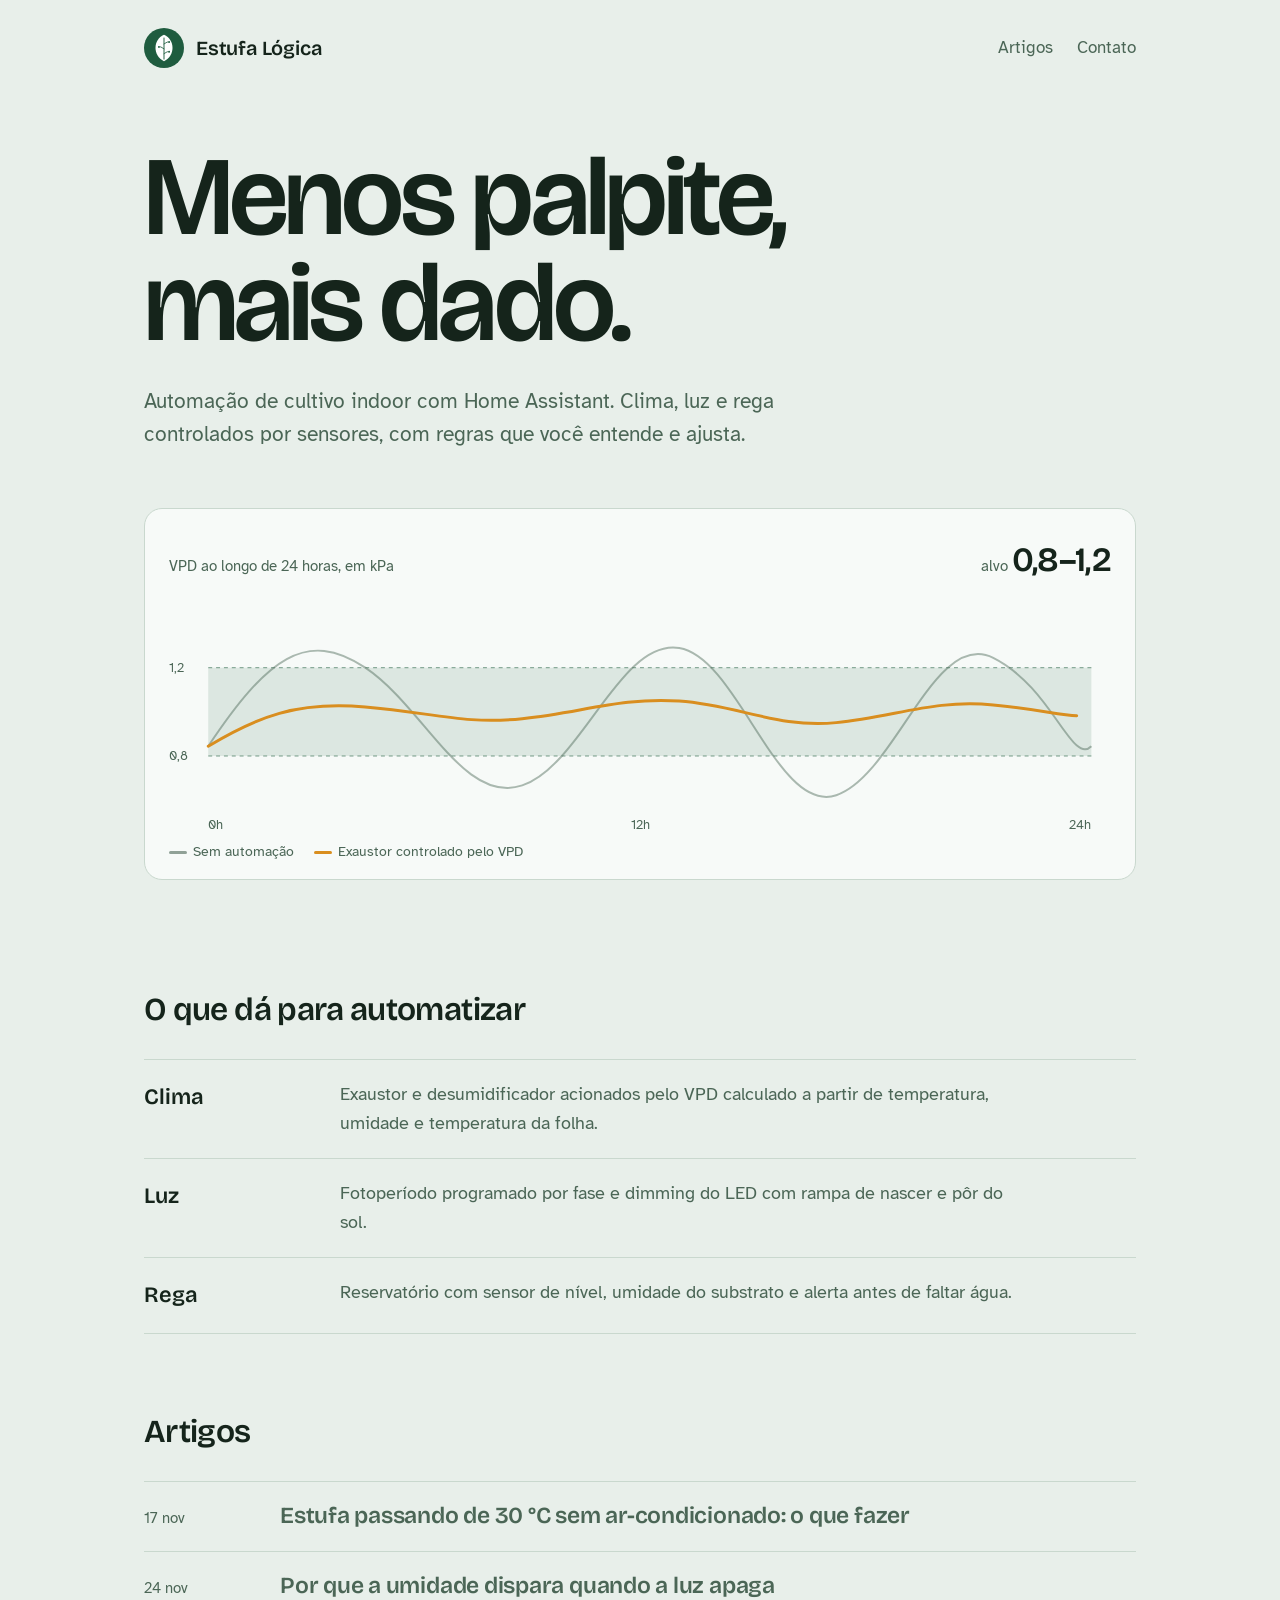
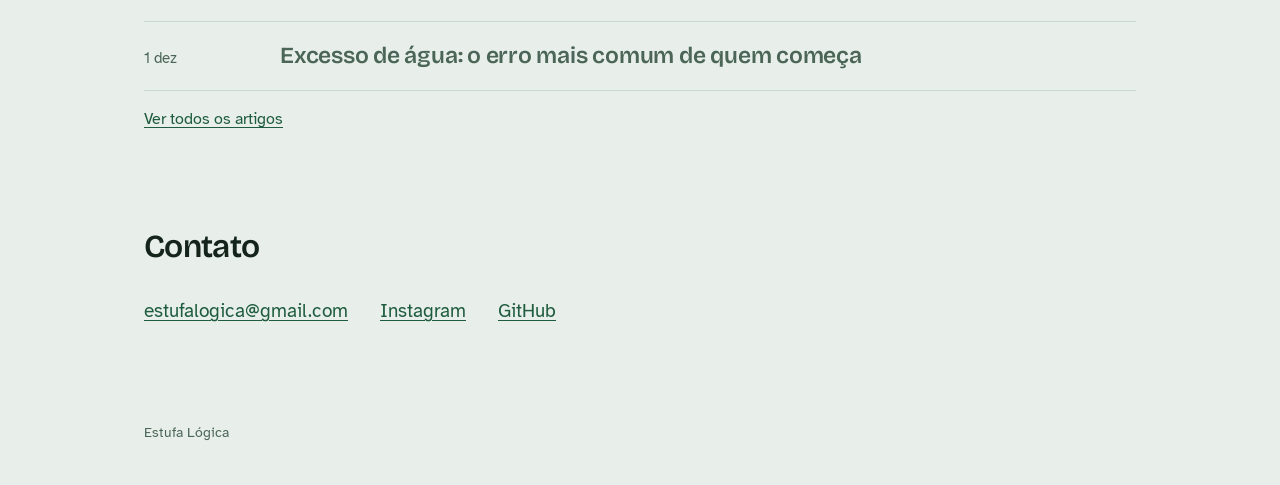
<file: index.html>
<!doctype html>
<html lang="pt-BR">
<head>
<meta charset="utf-8">
<meta name="viewport" content="width=device-width, initial-scale=1">
<title>Estufa Lógica · Automação de cultivo indoor</title>
<meta name="description" content="Cultivo indoor automatizado com Home Assistant: VPD, luz e rega controlados por sensores. Menos palpite, mais dado.">
<link rel="icon" href="/logo.svg" type="image/svg+xml">
<meta property="og:title" content="Estufa Lógica">
<meta property="og:description" content="Cultivo indoor automatizado. Menos palpite, mais dado.">
<meta property="og:image" content="https://estufalogica.com/og.png">
<link rel="preconnect" href="https://fonts.googleapis.com">
<link rel="preconnect" href="https://fonts.gstatic.com" crossorigin>
<link href="https://fonts.googleapis.com/css2?family=Bricolage+Grotesque:opsz,wght@12..96,400;12..96,600&family=Atkinson+Hyperlegible:wght@400;700&display=swap" rel="stylesheet">
<link rel="stylesheet" href="/style.css">
</head>
<body>
<div class="wrap">
  <header>
    <a class="marca" href="/"><img src="/logo.svg" alt=""><span>Estufa Lógica</span></a>
    <nav aria-label="Principal">
      <a href="/artigos/">Artigos</a>
      <a href="#contato">Contato</a>
    </nav>
  </header>

  <main>
    <div class="hero">
      <h1>Menos palpite, mais dado.</h1>
      <p class="lede">Automação de cultivo indoor com Home Assistant. Clima, luz e rega controlados por sensores, com regras que você entende e ajusta.</p>

      <figure class="leitura" aria-labelledby="leg-vpd">
        <div class="leitura-top">
          <span id="leg-vpd">VPD ao longo de 24 horas, em kPa</span>
          <span>alvo <strong>0,8–1,2</strong></span>
        </div>
        <svg viewBox="0 0 960 240" role="img" aria-label="Gráfico ilustrativo: sem automação o VPD oscila para fora da faixa alvo; com o exaustor controlado pelo VPD, a curva fica dentro da faixa.">
          <rect class="faixa" x="40" y="70" width="900" height="90"/>
          <line class="lim" x1="40" y1="70" x2="940" y2="70"/>
          <line class="lim" x1="40" y1="160" x2="940" y2="160"/>
          <text class="eixo eixo-y" x="0" y="74">1,2</text>
          <text class="eixo eixo-y" x="0" y="164">0,8</text>
          <path class="antes" d="M40 150 C100 60 140 30 200 70 S300 210 360 190 S460 40 520 50 S620 220 680 200 S780 30 840 60 S920 170 940 150"/>
          <path class="depois" d="M40 150 C90 120 130 104 200 110 S300 128 360 122 S460 100 520 104 S620 132 680 126 S780 102 840 108 S920 122 940 118"/>
          <text class="eixo" x="40" y="234">0h</text>
          <text class="eixo" x="480" y="234" text-anchor="middle">12h</text>
          <text class="eixo" x="940" y="234" text-anchor="end">24h</text>
        </svg>
        <figcaption class="legenda">
          <span><i style="background:var(--musgo);opacity:.6"></i>Sem automação</span>
          <span><i style="background:var(--led)"></i>Exaustor controlado pelo VPD</span>
        </figcaption>
      </figure>
    </div>

    <section aria-labelledby="t-controles">
      <h2 id="t-controles">O que dá para automatizar</h2>
      <ul class="controles">
        <li><b>Clima</b><p>Exaustor e desumidificador acionados pelo VPD calculado a partir de temperatura, umidade e temperatura da folha.</p></li>
        <li><b>Luz</b><p>Fotoperíodo programado por fase e dimming do LED com rampa de nascer e pôr do sol.</p></li>
        <li><b>Rega</b><p>Reservatório com sensor de nível, umidade do substrato e alerta antes de faltar água.</p></li>
      </ul>
    </section>

    <section aria-labelledby="t-artigos">
      <h2 id="t-artigos">Artigos</h2>
      <ul class="lista-artigos">
        <li class="breve"><time datetime="2026-11-17">17 nov</time><div><div class="titulo">Estufa passando de 30 °C sem ar-condicionado: o que fazer</div></div></li>
        <li class="breve"><time datetime="2026-11-24">24 nov</time><div><div class="titulo">Por que a umidade dispara quando a luz apaga</div></div></li>
        <li class="breve"><time datetime="2026-12-01">1 dez</time><div><div class="titulo">Excesso de água: o erro mais comum de quem começa</div></div></li>
      </ul>
      <p class="nota"><a href="/artigos/">Ver todos os artigos</a></p>
    </section>

    <section id="contato" aria-labelledby="t-contato">
      <h2 id="t-contato">Contato</h2>
      <div class="contato">
        <a href="mailto:estufalogica@gmail.com">estufalogica@gmail.com</a>
        <a href="https://instagram.com/estufalogica">Instagram</a>
        <a href="https://github.com/estufalogica">GitHub</a>
      </div>
    </section>
  </main>

  <footer>Estufa Lógica</footer>
</div>
</body>
</html>
</file>
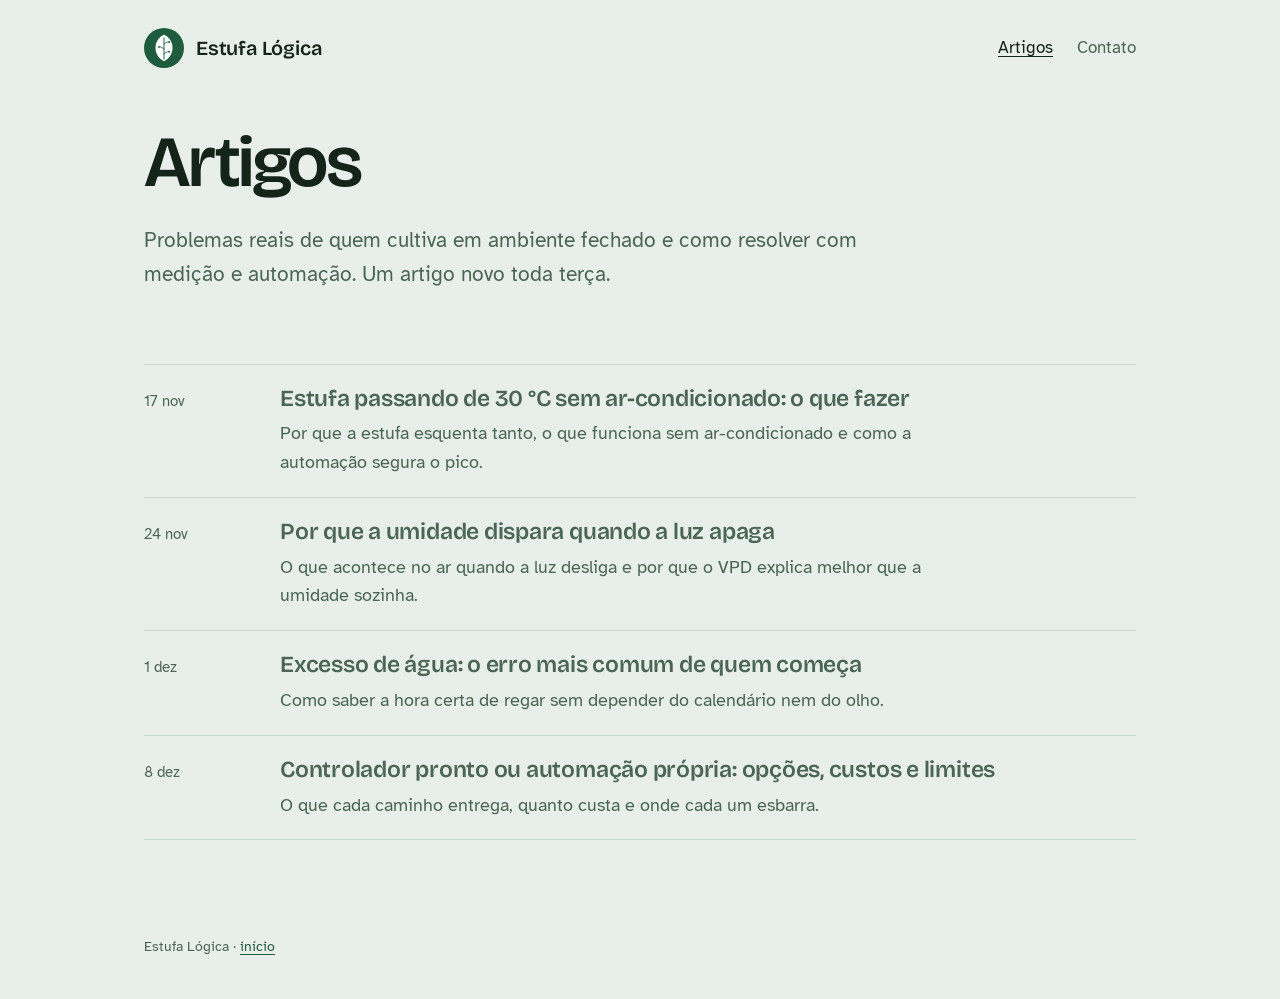
<file: artigos/index.html>
<!doctype html>
<html lang="pt-BR">
<head>
<meta charset="utf-8">
<meta name="viewport" content="width=device-width, initial-scale=1">
<title>Artigos · Estufa Lógica</title>
<meta name="description" content="Artigos sobre automação de cultivo indoor: clima, VPD, luz e rega, com dados e soluções que funcionam sem depender de nuvem.">
<link rel="icon" href="/logo.svg" type="image/svg+xml">
<meta property="og:title" content="Artigos · Estufa Lógica">
<meta property="og:description" content="Cultivo indoor automatizado. Menos palpite, mais dado.">
<meta property="og:image" content="https://estufalogica.com/og.png">
<link rel="preconnect" href="https://fonts.googleapis.com">
<link rel="preconnect" href="https://fonts.gstatic.com" crossorigin>
<link href="https://fonts.googleapis.com/css2?family=Bricolage+Grotesque:opsz,wght@12..96,400;12..96,600&family=Atkinson+Hyperlegible:wght@400;700&display=swap" rel="stylesheet">
<link rel="stylesheet" href="/style.css">
</head>
<body>
<div class="wrap">
  <header>
    <a class="marca" href="/"><img src="/logo.svg" alt=""><span>Estufa Lógica</span></a>
    <nav aria-label="Principal">
      <a href="/artigos/" aria-current="page">Artigos</a>
      <a href="/#contato">Contato</a>
    </nav>
  </header>

  <main>
    <h1 class="pagina-titulo">Artigos</h1>
    <p class="lede">Problemas reais de quem cultiva em ambiente fechado e como resolver com medição e automação. Um artigo novo toda terça.</p>

    <section aria-label="Lista de artigos">
      <ul class="lista-artigos">
        <li class="breve"><time datetime="2026-11-17">17 nov</time><div><div class="titulo">Estufa passando de 30 °C sem ar-condicionado: o que fazer</div><p>Por que a estufa esquenta tanto, o que funciona sem ar-condicionado e como a automação segura o pico.</p></div></li>
        <li class="breve"><time datetime="2026-11-24">24 nov</time><div><div class="titulo">Por que a umidade dispara quando a luz apaga</div><p>O que acontece no ar quando a luz desliga e por que o VPD explica melhor que a umidade sozinha.</p></div></li>
        <li class="breve"><time datetime="2026-12-01">1 dez</time><div><div class="titulo">Excesso de água: o erro mais comum de quem começa</div><p>Como saber a hora certa de regar sem depender do calendário nem do olho.</p></div></li>
        <li class="breve"><time datetime="2026-12-08">8 dez</time><div><div class="titulo">Controlador pronto ou automação própria: opções, custos e limites</div><p>O que cada caminho entrega, quanto custa e onde cada um esbarra.</p></div></li>
      </ul>
    </section>
  </main>

  <footer>Estufa Lógica · <a href="/">início</a></footer>
</div>
</body>
</html>
</file>
<file: style.css>
:root{
  --vidro:#E8EFEA;
  --folha:#1F5C3F;
  --tinta:#15241B;
  --musgo:#4B6656;
  --nevoa:#C9D8CE;
  --led:#D98E1F;
  --papel:#F7FAF8;
}
@media (prefers-color-scheme: dark){
  :root{--vidro:#0F1C15;--tinta:#E6EFE9;--musgo:#9DB8A7;--nevoa:#28402F;--papel:#15261C;--led:#F0A93B;--folha:#6FC497}
}
*{box-sizing:border-box}
html{-webkit-text-size-adjust:100%}
body{margin:0;background:var(--vidro);color:var(--tinta);font-family:"Atkinson Hyperlegible",system-ui,sans-serif;font-size:18px;line-height:1.6}
a{color:var(--folha);text-underline-offset:3px}
a:focus-visible{outline:3px solid var(--led);outline-offset:3px;border-radius:2px}
.wrap{max-width:1040px;margin:0 auto;padding:0 24px}

header{display:flex;align-items:center;justify-content:space-between;gap:16px;padding:28px 0}
.marca{display:flex;align-items:center;gap:12px;color:var(--tinta);text-decoration:none}
.marca img{width:40px;height:40px;border-radius:50%}
.marca span{font-family:"Bricolage Grotesque",sans-serif;font-weight:600;font-size:20px;letter-spacing:-.01em}
nav{display:flex;gap:24px;font-size:17px}
nav a{color:var(--musgo);text-decoration:none}
nav a:hover,nav a[aria-current="page"]{color:var(--tinta);text-decoration:underline}

.hero{padding:48px 0 24px}
h1{font-family:"Bricolage Grotesque",sans-serif;font-weight:600;font-size:clamp(48px,9vw,112px);line-height:.95;letter-spacing:-.035em;margin:0;max-width:11ch}
.lede{font-size:21px;color:var(--musgo);max-width:34em;margin:28px 0 0}

.leitura{margin:56px 0 8px;background:var(--papel);border:1px solid var(--nevoa);border-radius:18px;padding:24px 24px 16px}
.leitura-top{display:flex;justify-content:space-between;align-items:baseline;flex-wrap:wrap;gap:8px;font-size:15px;color:var(--musgo)}
.leitura-top strong{font-family:"Bricolage Grotesque",sans-serif;font-size:34px;color:var(--tinta);font-weight:600;letter-spacing:-.02em}
.leitura svg{display:block;width:100%;height:auto;margin-top:12px}
.faixa{fill:var(--folha);opacity:.12}
.lim{stroke:var(--folha);stroke-width:1;stroke-dasharray:4 4;opacity:.6}
.antes{fill:none;stroke:var(--musgo);stroke-width:2;opacity:.45}
.depois{fill:none;stroke:var(--led);stroke-width:3;stroke-linecap:round;stroke-dasharray:900;stroke-dashoffset:900;animation:traco 2.4s .4s ease-out forwards}
.eixo{font-size:13px;fill:var(--musgo);font-family:"Atkinson Hyperlegible",sans-serif}
.legenda{display:flex;gap:20px;flex-wrap:wrap;font-size:14px;color:var(--musgo);margin-top:6px}
.legenda i{display:inline-block;width:18px;height:3px;vertical-align:middle;margin-right:6px;border-radius:2px}
@keyframes traco{to{stroke-dashoffset:0}}
@media (prefers-reduced-motion:reduce){.depois{animation:none;stroke-dashoffset:0}}

section{padding:72px 0 0}
h2{font-family:"Bricolage Grotesque",sans-serif;font-weight:600;font-size:32px;letter-spacing:-.02em;margin:0 0 24px}
.controles{list-style:none;margin:0;padding:0;border-top:1px solid var(--nevoa)}
.controles li{display:grid;grid-template-columns:180px 1fr;gap:16px;padding:20px 0;border-bottom:1px solid var(--nevoa)}
.controles b{font-family:"Bricolage Grotesque",sans-serif;font-size:22px;font-weight:600}
.controles p{margin:0;color:var(--musgo);max-width:38em}
.nota{font-size:16px;color:var(--musgo);margin-top:16px}
.contato{display:flex;flex-wrap:wrap;gap:12px 32px;font-size:19px}

.lista-artigos{list-style:none;margin:0;padding:0;border-top:1px solid var(--nevoa)}
.lista-artigos li{display:grid;grid-template-columns:120px 1fr;gap:16px;padding:20px 0;border-bottom:1px solid var(--nevoa)}
.lista-artigos time{color:var(--musgo);font-size:15px;padding-top:4px}
.lista-artigos .titulo{font-family:"Bricolage Grotesque",sans-serif;font-size:23px;font-weight:600;letter-spacing:-.01em;line-height:1.25}
.lista-artigos .titulo a{color:var(--tinta);text-decoration:none}
.lista-artigos .titulo a:hover{text-decoration:underline}
.lista-artigos p{margin:6px 0 0;color:var(--musgo);max-width:38em}
.lista-artigos .breve .titulo{color:var(--musgo)}
.pagina-titulo{font-size:clamp(40px,7vw,72px);max-width:14ch;margin-top:32px}

.artigo{max-width:42em;padding-top:32px}
.artigo h1{font-size:clamp(36px,6vw,60px);line-height:1.05;max-width:none}
.artigo .meta{color:var(--musgo);font-size:15px;margin:16px 0 0}
.artigo .resumo{font-size:21px;color:var(--musgo);margin:24px 0 0}
.artigo h2{font-size:28px;margin:56px 0 16px}
.artigo h3{font-family:"Bricolage Grotesque",sans-serif;font-weight:600;font-size:21px;margin:32px 0 8px}
.artigo p,.artigo li{max-width:38em}
.artigo figure{margin:32px 0;background:var(--papel);border:1px solid var(--nevoa);border-radius:18px;padding:20px}
.artigo figure img,.artigo figure svg{display:block;width:100%;height:auto}
.artigo figcaption{font-size:14px;color:var(--musgo);margin-top:10px}
.artigo code{font-size:.9em;background:var(--papel);border:1px solid var(--nevoa);border-radius:4px;padding:1px 5px}
.artigo pre{background:var(--papel);border:1px solid var(--nevoa);border-radius:12px;padding:16px;overflow-x:auto;font-size:15px}
.artigo pre code{border:0;padding:0;background:none}
.artigo .chamada{margin:56px 0 0;padding:24px;border-left:4px solid var(--folha);border-radius:0;background:var(--papel)}
.artigo .chamada p{margin:0}

footer{padding:96px 0 40px;font-size:14px;color:var(--musgo)}

@media (max-width:640px){
  body{font-size:17px}
  .wrap{padding:0 16px}
  header{padding:20px 0}
  nav{gap:16px;font-size:16px}
  .controles li,.lista-artigos li{grid-template-columns:1fr;gap:4px}
  .leitura{padding:18px 16px 12px}
  .eixo{font-size:34px}
  .eixo-y{display:none}
}
</file>
